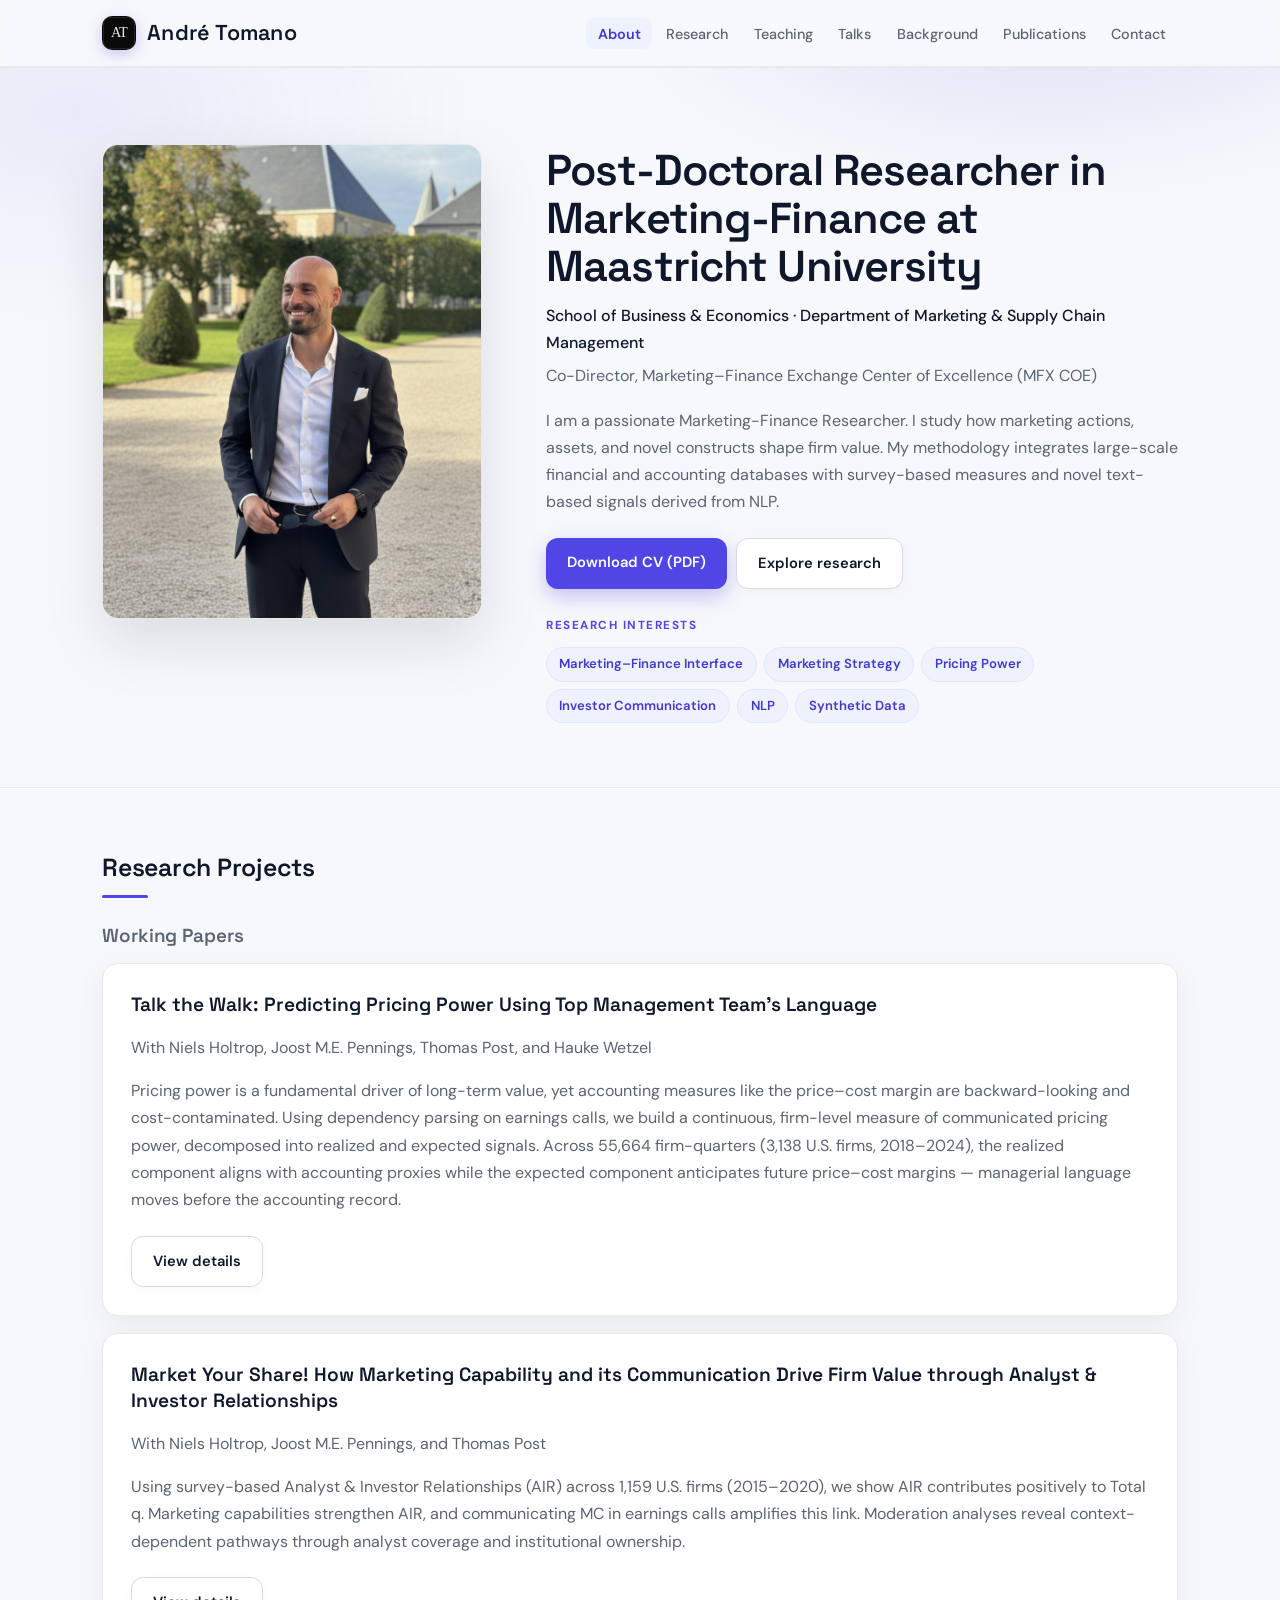
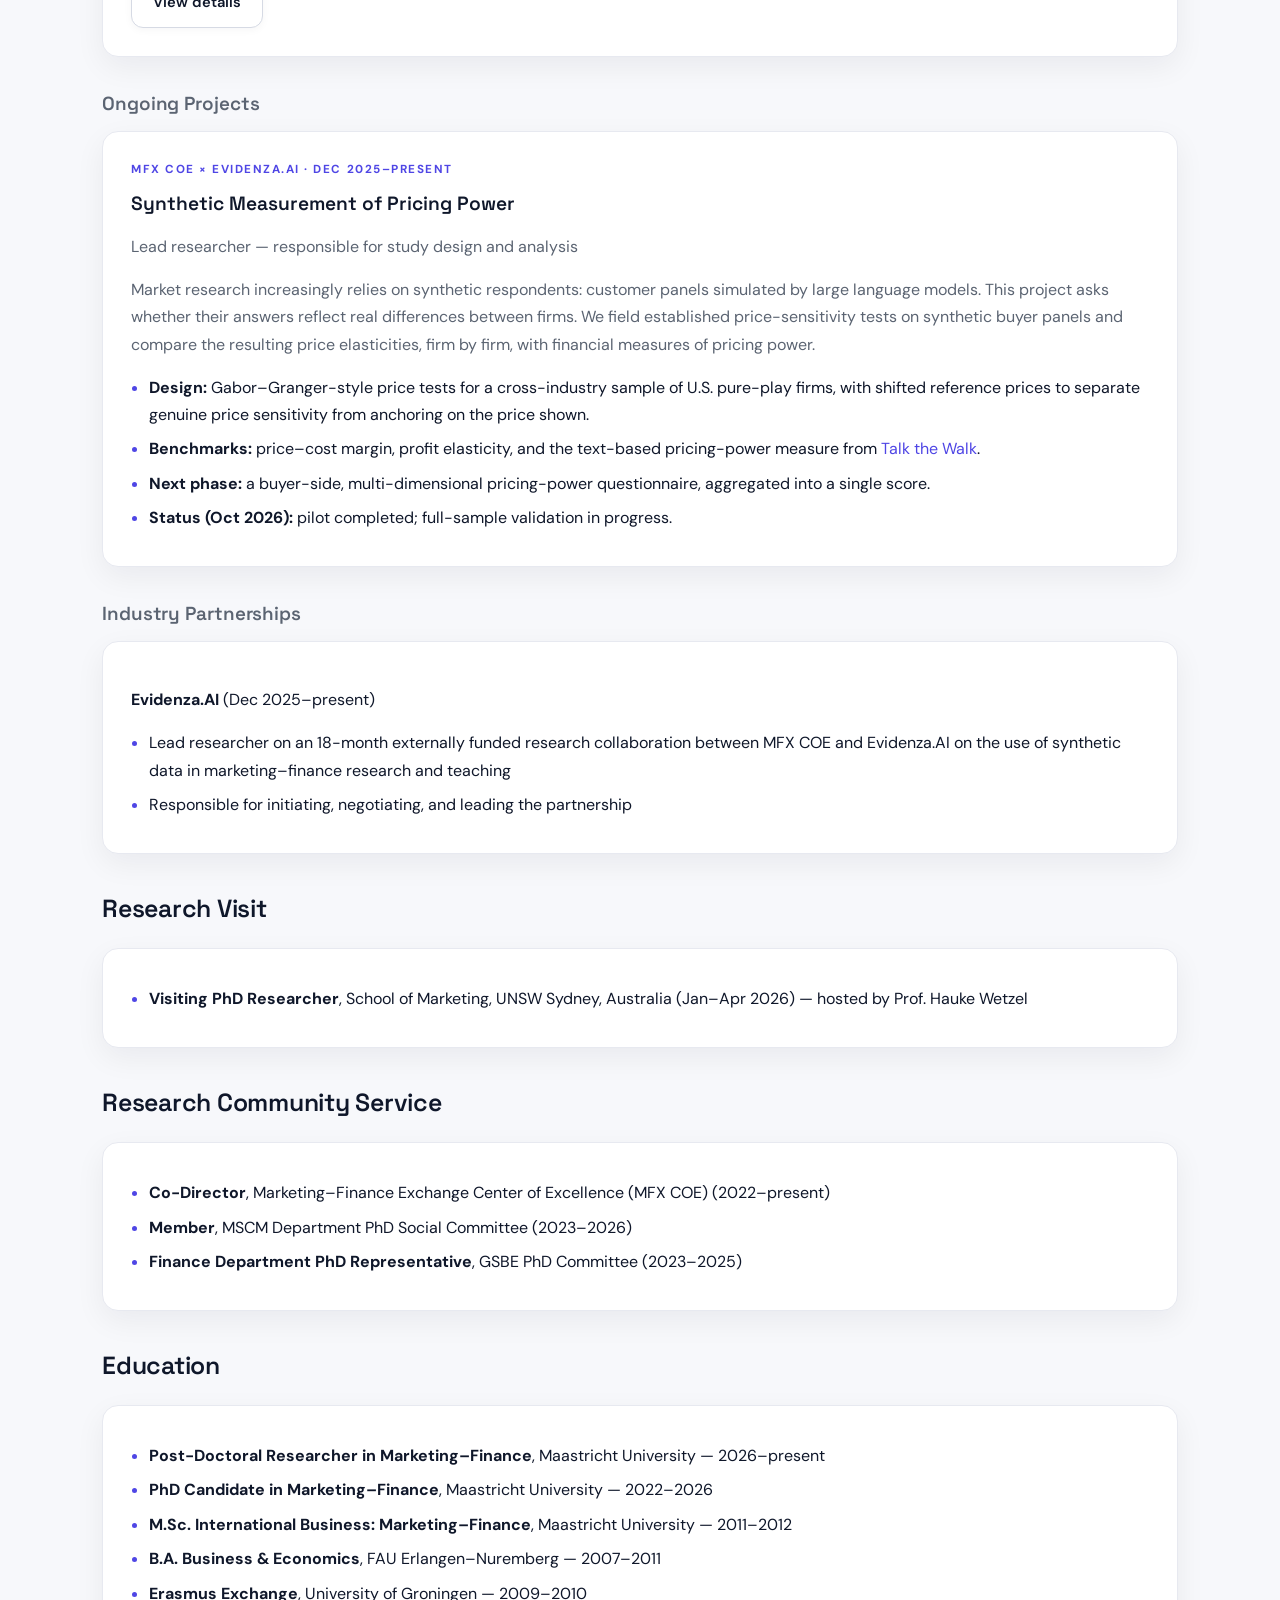
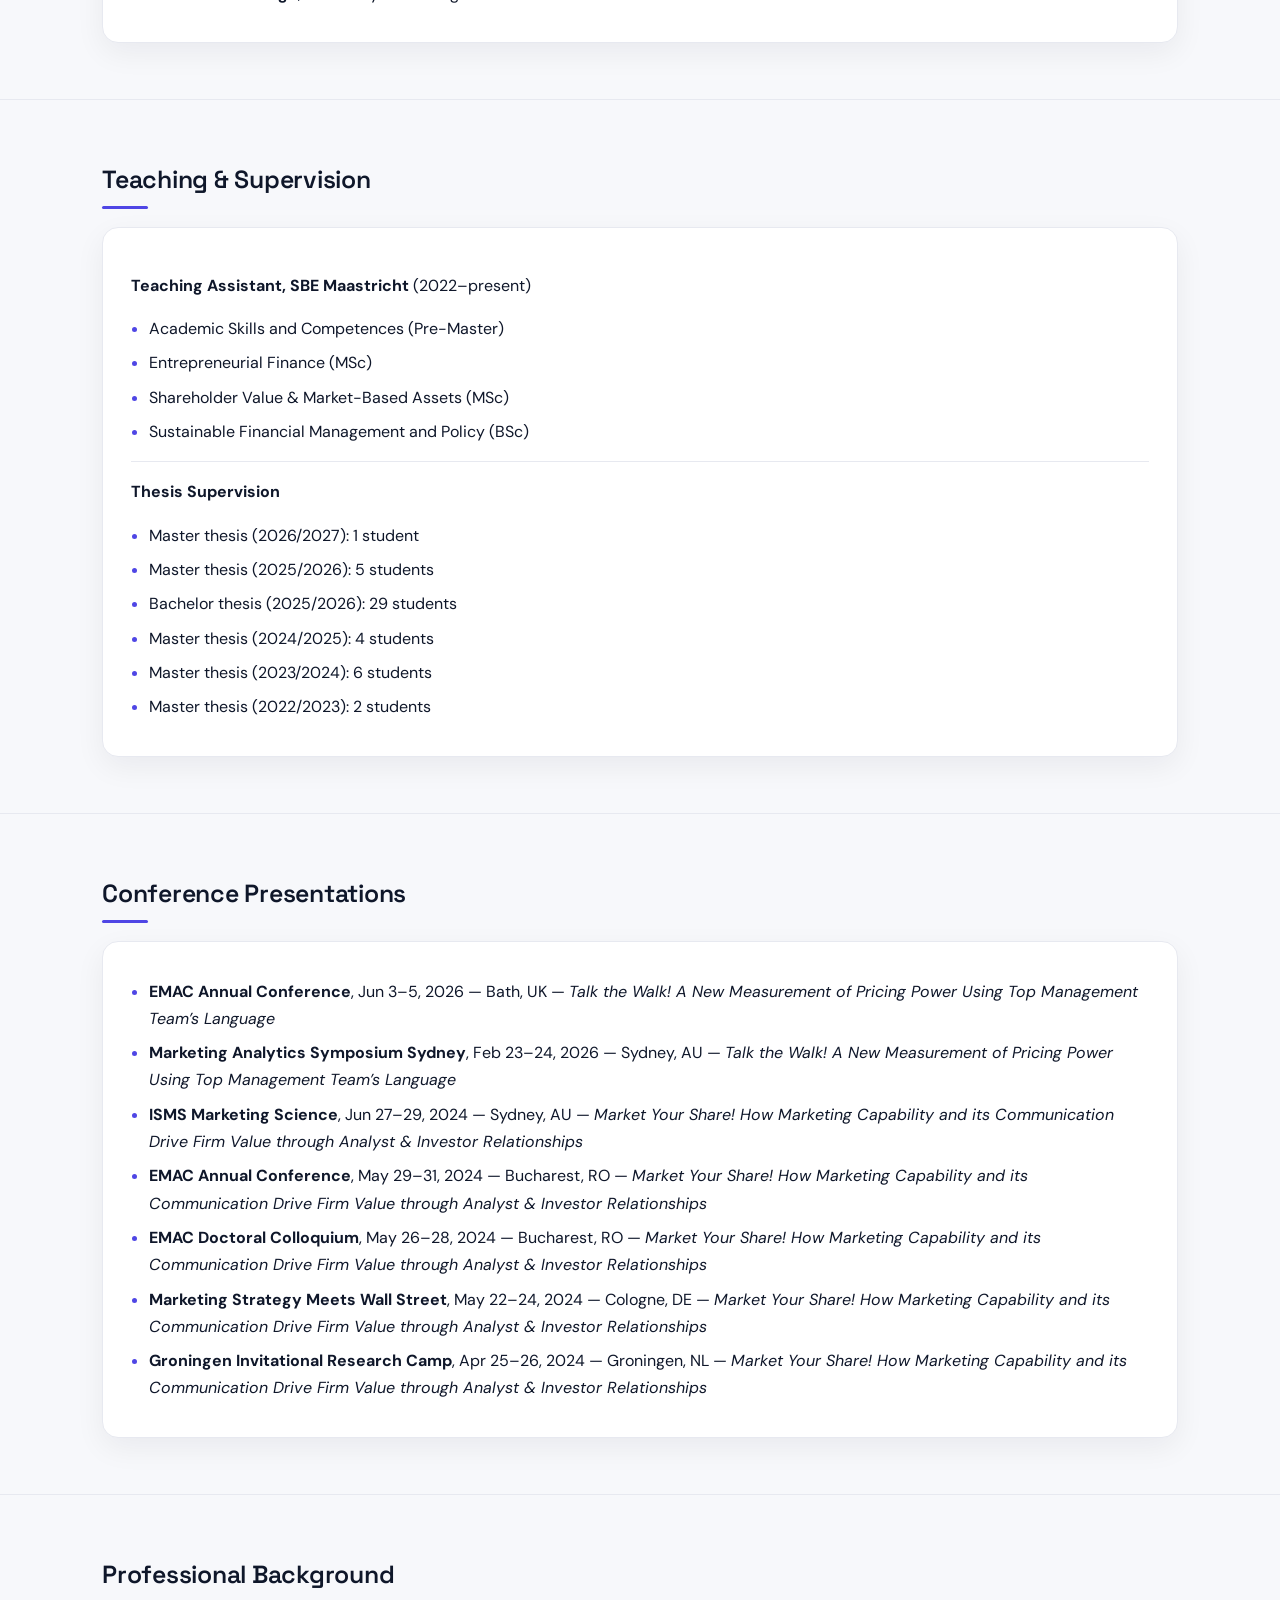
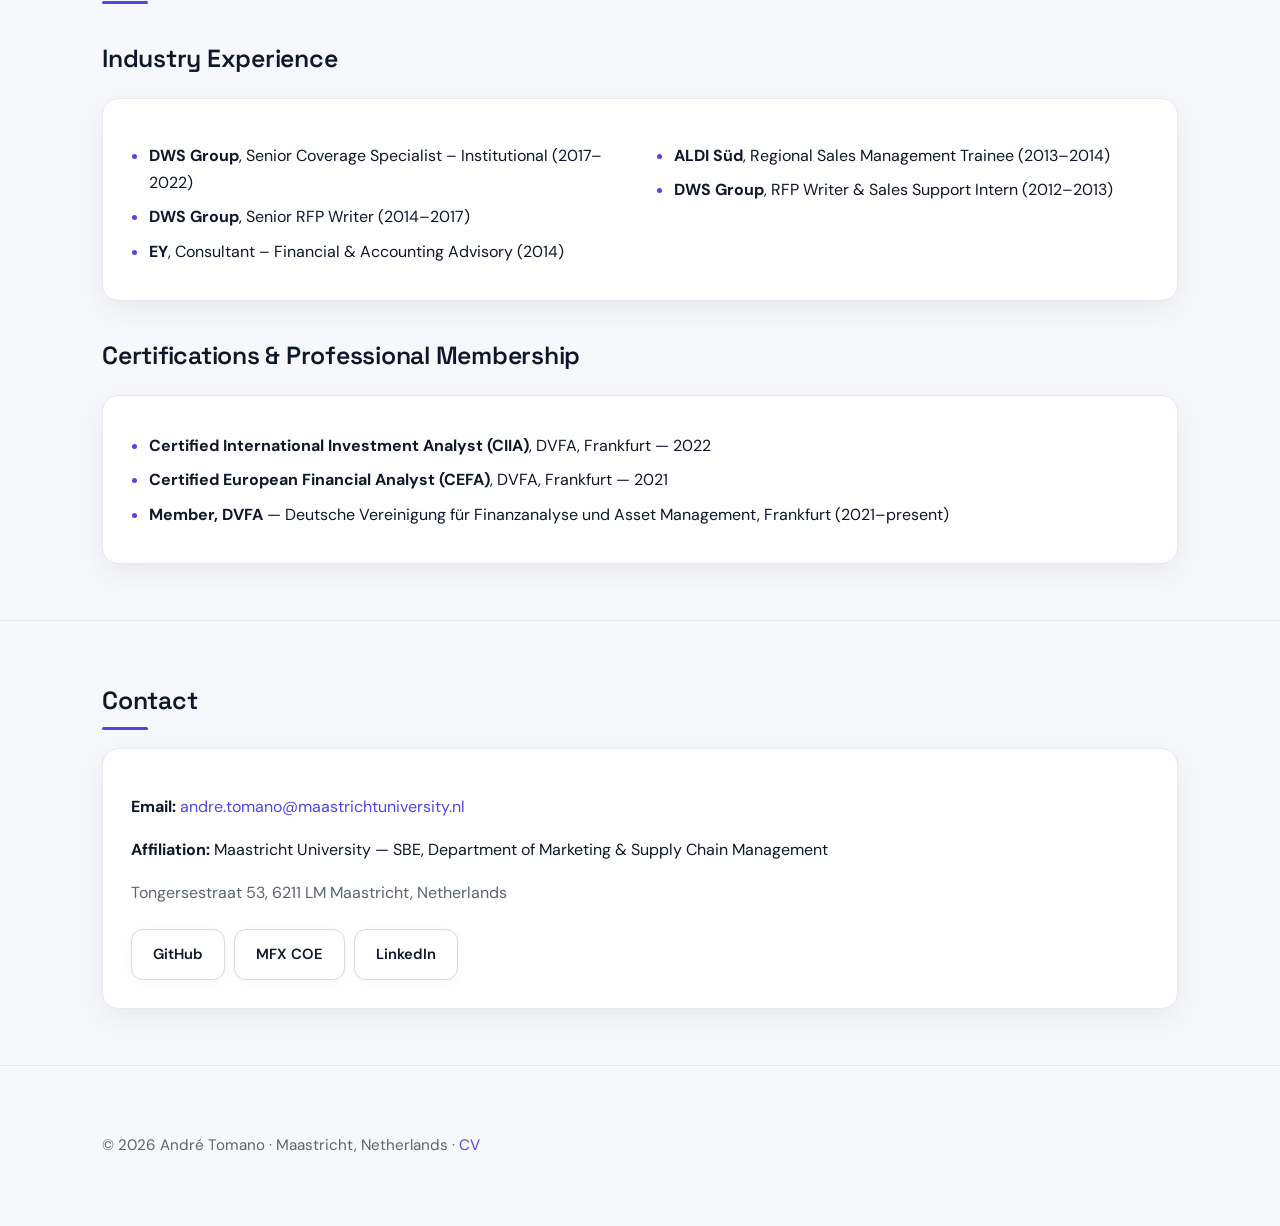
<file: index.html>
<!doctype html>
<html lang="en">
<head>
  <meta charset="utf-8">
  <meta name="viewport" content="width=device-width, initial-scale=1">
  <title>André Tomano — Marketing–Finance</title>
  <meta name="description" content="André Tomano — Post-Doctoral Researcher in Marketing–Finance at Maastricht University. Research on pricing power, marketing capabilities, analyst & investor relationships, and firm value.">
  <link rel="canonical" href="https://atomano.com/">
  <link rel="preconnect" href="https://fonts.googleapis.com">
  <link rel="preconnect" href="https://fonts.gstatic.com" crossorigin>
  <link href="https://fonts.googleapis.com/css2?family=Cormorant+Garamond:ital,wght@0,500;0,600;1,500&family=DM+Sans:wght@400;500;600;700&family=Space+Grotesk:wght@500;600;700&display=swap" rel="stylesheet">
  <link rel="stylesheet" href="/styles.css">
  <link rel="icon" href="/favicon.svg" type="image/svg+xml">
  <link rel="icon" href="/favicon.png" type="image/png" sizes="32x32">
  <link rel="preload" href="/assets/photo-andre-tomano-2.png" as="image">
  <meta property="og:title" content="André Tomano — Marketing–Finance">
  <meta property="og:description" content="Post-Doctoral Researcher in Marketing–Finance at Maastricht University">
  <meta property="og:url" content="https://atomano.com/">
  <meta property="og:type" content="website">
  <meta property="og:image" content="https://atomano.com/og.png">
  <meta name="twitter:card" content="summary_large_image">
  <meta name="twitter:title" content="André Tomano — Marketing–Finance">
  <meta name="twitter:description" content="Post-Doctoral Researcher in Marketing–Finance at Maastricht University">
  <meta name="twitter:image" content="https://atomano.com/og.png">
  <script type="application/ld+json">
  {
    "@context": "https://schema.org",
    "@type": "Person",
    "name": "André Tomano",
    "url": "https://atomano.com",
    "image": "https://atomano.com/assets/photo-andre-tomano-2.png",
    "jobTitle": "Post-Doctoral Researcher in Marketing–Finance",
    "affiliation": {
      "@type": "CollegeOrUniversity",
      "name": "Maastricht University — School of Business and Economics"
    },
    "email": "andre.tomano@maastrichtuniversity.nl",
    "sameAs": [
      "https://github.com/atomanic",
      "https://mfx-um.com/people/andr%C3%A9-tomano",
      "https://www.linkedin.com/in/andre-tomano"
    ]
  }
  </script>
</head>
<body>
  <a class="skip-link" href="#main">Skip to content</a>
  <header class="nav">
    <div class="container nav-inner">
      <a class="brand" href="/">
        <img src="/favicon.svg" class="logo" alt="" width="32" height="32">
        <span class="site-title">André Tomano</span>
      </a>
      <nav aria-label="Primary">
        <ul id="nav-list">
          <li><a href="#about">About</a></li>
          <li><a href="#research">Research</a></li>
          <li><a href="#teaching">Teaching</a></li>
          <li><a href="#talks">Talks</a></li>
          <li><a href="#background">Background</a></li>
          <li><a href="/publications.html">Publications</a></li>
          <li><a href="#contact">Contact</a></li>
        </ul>
      </nav>
      <button class="nav-toggle" aria-label="Toggle navigation" aria-expanded="false" type="button">
        <span></span><span></span><span></span>
      </button>
    </div>
  </header>

  <main id="main">
        <section id="about" class="hero">
      <div class="container hero-grid">
        <div class="hero-left">
          <img src="/assets/photo-andre-tomano-2.png"
               alt="Portrait of André Tomano"
               class="hero-photo"
               width="380" height="475"
               fetchpriority="high">
        </div>
        <div class="hero-right">
          <h2>Post-Doctoral Researcher in Marketing-Finance at Maastricht University</h2>
          <p class="hero-affil">School of Business &amp; Economics · Department of Marketing &amp; Supply Chain Management</p>
          <p class="hero-role">Co-Director, Marketing–Finance Exchange Center of Excellence (MFX COE)</p>
          <p class="hero-bio">I am a passionate Marketing-Finance Researcher. I study how marketing actions, assets, and novel constructs shape firm value. My methodology integrates large-scale financial and accounting databases with survey-based measures and novel text-based signals derived from NLP.</p>
          <div class="btn-row">
            <a class="btn" href="/assets/Andre-Tomano-CV-2026-10.pdf" target="_blank" rel="noopener">Download CV (PDF)</a>
            <a class="btn secondary" href="#research">Explore research</a>
          </div>
          <div class="hero-interests">
            <p class="kicker">Research Interests</p>
            <div class="chip-wrap">
              <span class="tag">Marketing–Finance Interface</span>
              <span class="tag">Marketing Strategy</span>
              <span class="tag">Pricing Power</span>
              <span class="tag">Investor Communication</span>
              <span class="tag">NLP</span>
              <span class="tag">Synthetic Data</span>
            </div>
          </div>
        </div>
      </div>
    </section>

    <section id="research">
      <div class="container">
        <h3>Research Projects</h3>

        <h4 class="subhead">Working Papers</h4>

        <article class="card">
          <h4>Talk the Walk: Predicting Pricing Power Using Top Management Team’s Language</h4>
          <p class="muted">With Niels Holtrop, Joost M.E. Pennings, Thomas Post, and Hauke Wetzel</p>
          <p class="muted">
            Pricing power is a fundamental driver of long-term value, yet accounting measures like the price–cost margin are backward-looking and cost-contaminated. Using dependency parsing on earnings calls, we build a continuous, firm-level measure of communicated pricing power, decomposed into realized and expected signals. Across 55,664 firm-quarters (3,138 U.S. firms, 2018–2024), the realized component aligns with accounting proxies while the expected component anticipates future price–cost margins — managerial language moves before the accounting record.
          </p>
          <div class="btn-row">
            <a class="btn secondary" href="/publications.html#talk-the-walk">View details</a>
          </div>
        </article>

        <article class="card">
          <h4>Market Your Share! How Marketing Capability and its Communication Drive Firm Value through Analyst &amp; Investor Relationships</h4>
          <p class="muted">With Niels Holtrop, Joost M.E. Pennings, and Thomas Post</p>
          <p class="muted">
            Using survey-based Analyst &amp; Investor Relationships (AIR) across 1,159 U.S. firms (2015–2020), we show AIR contributes positively to Total q. Marketing capabilities strengthen AIR, and communicating MC in earnings calls amplifies this link. Moderation analyses reveal context-dependent pathways through analyst coverage and institutional ownership.
          </p>
          <div class="btn-row">
            <a class="btn secondary" href="/publications.html#market-your-share">View details</a>
          </div>
        </article>

        <div class="section-sub">
          <h4 class="subhead">Ongoing Projects</h4>
          <article class="card" id="synthetic-pricing">
            <p class="kicker">MFX COE × Evidenza.AI · Dec 2025–present</p>
            <h4>Synthetic Measurement of Pricing Power</h4>
            <p class="muted">Lead researcher — responsible for study design and analysis</p>
            <p class="muted">
              Market research increasingly relies on synthetic respondents: customer panels simulated by large language models. This project asks whether their answers reflect real differences between firms. We field established price-sensitivity tests on synthetic buyer panels and compare the resulting price elasticities, firm by firm, with financial measures of pricing power.
            </p>
            <ul class="list">
              <li><strong>Design:</strong> Gabor–Granger-style price tests for a cross-industry sample of U.S. pure-play firms, with shifted reference prices to separate genuine price sensitivity from anchoring on the price shown.</li>
              <li><strong>Benchmarks:</strong> price–cost margin, profit elasticity, and the text-based pricing-power measure from <a href="/publications.html#talk-the-walk">Talk the Walk</a>.</li>
              <li><strong>Next phase:</strong> a buyer-side, multi-dimensional pricing-power questionnaire, aggregated into a single score.</li>
              <li><strong>Status (Oct 2026):</strong> pilot completed; full-sample validation in progress.</li>
            </ul>
          </article>
        </div>

        <div class="section-sub">
          <h4 class="subhead">Industry Partnerships</h4>
          <div class="card">
            <p><strong>Evidenza.AI</strong> (Dec 2025–present)</p>
            <ul class="list">
              <li>Lead researcher on an 18-month externally funded research collaboration between MFX COE and Evidenza.AI on the use of synthetic data in marketing–finance research and teaching</li>
              <li>Responsible for initiating, negotiating, and leading the partnership</li>
            </ul>
          </div>
        </div>

        <div class="section-sub">
          <h3>Research Visit</h3>
          <div class="card">
            <ul class="list">
              <li><strong>Visiting PhD Researcher</strong>, School of Marketing, UNSW Sydney, Australia (Jan–Apr 2026) — hosted by Prof. Hauke Wetzel</li>
            </ul>
          </div>
        </div>

        <div class="section-sub">
          <h3>Research Community Service</h3>
          <div class="card">
            <ul class="list">
              <li><strong>Co-Director</strong>, Marketing–Finance Exchange Center of Excellence (MFX COE) (2022–present)</li>
              <li><strong>Member</strong>, MSCM Department PhD Social Committee (2023–2026)</li>
              <li><strong>Finance Department PhD Representative</strong>, GSBE PhD Committee (2023–2025)</li>
            </ul>
          </div>
        </div>

        <div class="section-sub">
          <h3>Education</h3>
          <div class="card">
            <ul class="list">
              <li><strong>Post-Doctoral Researcher in Marketing–Finance</strong>, Maastricht University — 2026–present</li>
              <li><strong>PhD Candidate in Marketing–Finance</strong>, Maastricht University — 2022–2026</li>
              <li><strong>M.Sc. International Business: Marketing–Finance</strong>, Maastricht University — 2011–2012</li>
              <li><strong>B.A. Business &amp; Economics</strong>, FAU Erlangen–Nuremberg — 2007–2011</li>
              <li><strong>Erasmus Exchange</strong>, University of Groningen — 2009–2010</li>
            </ul>
          </div>
        </div>
      </div>
    </section>

    <section id="teaching">
      <div class="container">
        <h3>Teaching &amp; Supervision</h3>
        <div class="card">
          <p><strong>Teaching Assistant, SBE Maastricht</strong> (2022–present)</p>
          <ul class="list">
            <li>Academic Skills and Competences (Pre-Master)</li>
            <li>Entrepreneurial Finance (MSc)</li>
            <li>Shareholder Value &amp; Market-Based Assets (MSc)</li>
            <li>Sustainable Financial Management and Policy (BSc)</li>
          </ul>
          <hr style="border:none;border-top:1px solid var(--border);margin:1rem 0">
          <p><strong>Thesis Supervision</strong></p>
          <ul class="list">
            <li>Master thesis (2026/2027): 1 student</li>
            <li>Master thesis (2025/2026): 5 students</li>
            <li>Bachelor thesis (2025/2026): 29 students</li>
            <li>Master thesis (2024/2025): 4 students</li>
            <li>Master thesis (2023/2024): 6 students</li>
            <li>Master thesis (2022/2023): 2 students</li>
          </ul>
        </div>
      </div>
    </section>

    <section id="talks">
      <div class="container">
        <h3>Conference Presentations</h3>
        <div class="card">
          <ul class="list">
            <li><strong>EMAC Annual Conference</strong>, Jun 3–5, 2026 — Bath, UK — <em>Talk the Walk! A New Measurement of Pricing Power Using Top Management Team’s Language</em></li>
            <li><strong>Marketing Analytics Symposium Sydney</strong>, Feb 23–24, 2026 — Sydney, AU — <em>Talk the Walk! A New Measurement of Pricing Power Using Top Management Team’s Language</em></li>
            <li><strong>ISMS Marketing Science</strong>, Jun 27–29, 2024 — Sydney, AU — <em>Market Your Share! How Marketing Capability and its Communication Drive Firm Value through Analyst &amp; Investor Relationships</em></li>
            <li><strong>EMAC Annual Conference</strong>, May 29–31, 2024 — Bucharest, RO — <em>Market Your Share! How Marketing Capability and its Communication Drive Firm Value through Analyst &amp; Investor Relationships</em></li>
            <li><strong>EMAC Doctoral Colloquium</strong>, May 26–28, 2024 — Bucharest, RO — <em>Market Your Share! How Marketing Capability and its Communication Drive Firm Value through Analyst &amp; Investor Relationships</em></li>
            <li><strong>Marketing Strategy Meets Wall Street</strong>, May 22–24, 2024 — Cologne, DE — <em>Market Your Share! How Marketing Capability and its Communication Drive Firm Value through Analyst &amp; Investor Relationships</em></li>
            <li><strong>Groningen Invitational Research Camp</strong>, Apr 25–26, 2024 — Groningen, NL — <em>Market Your Share! How Marketing Capability and its Communication Drive Firm Value through Analyst &amp; Investor Relationships</em></li>
          </ul>
        </div>
      </div>
    </section>

    <section id="background">
      <div class="container">
        <h3>Professional Background</h3>

        <div class="section-sub">
          <h3>Industry Experience</h3>
          <div class="card two-col">
            <ul class="list">
              <li><strong>DWS Group</strong>, Senior Coverage Specialist – Institutional (2017–2022)</li>
              <li><strong>DWS Group</strong>, Senior RFP Writer (2014–2017)</li>
              <li><strong>EY</strong>, Consultant – Financial &amp; Accounting Advisory (2014)</li>
            </ul>
            <ul class="list">
              <li><strong>ALDI Süd</strong>, Regional Sales Management Trainee (2013–2014)</li>
              <li><strong>DWS Group</strong>, RFP Writer &amp; Sales Support Intern (2012–2013)</li>
            </ul>
          </div>
        </div>

        <div class="section-sub">
          <h3>Certifications &amp; Professional Membership</h3>
          <div class="card">
            <ul class="list">
              <li><strong>Certified International Investment Analyst (CIIA)</strong>, DVFA, Frankfurt — 2022</li>
              <li><strong>Certified European Financial Analyst (CEFA)</strong>, DVFA, Frankfurt — 2021</li>
              <li><strong>Member, DVFA</strong> — Deutsche Vereinigung für Finanzanalyse und Asset Management, Frankfurt (2021–present)</li>
            </ul>
          </div>
        </div>
      </div>
    </section>

    <section id="contact">
      <div class="container">
        <h3>Contact</h3>
        <div class="card">
          <p><strong>Email:</strong> <a href="mailto:andre.tomano@maastrichtuniversity.nl">andre.tomano@maastrichtuniversity.nl</a></p>
          <p><strong>Affiliation:</strong> Maastricht University — SBE, Department of Marketing &amp; Supply Chain Management</p>
          <p class="muted">Tongersestraat 53, 6211 LM Maastricht, Netherlands</p>
          <div class="contact-links">
            <a class="btn secondary" href="https://github.com/atomanic" target="_blank" rel="noopener">GitHub</a>
            <a class="btn secondary" href="https://mfx-um.com/people/andr%C3%A9-tomano" target="_blank" rel="noopener">MFX COE</a>
            <a class="btn secondary" href="https://www.linkedin.com/in/andre-tomano" target="_blank" rel="noopener">LinkedIn</a>
          </div>
        </div>
      </div>
    </section>
  </main>

  <footer>
    <div class="container">
      <p>© 2026 André Tomano · Maastricht, Netherlands · <a href="/assets/Andre-Tomano-CV-2026-10.pdf" target="_blank" rel="noopener">CV</a></p>
    </div>
  </footer>

  <script>
    const toggle = document.querySelector('.nav-toggle');
    const navList = document.getElementById('nav-list');
    toggle.addEventListener('click', () => {
      const expanded = toggle.getAttribute('aria-expanded') === 'true';
      toggle.setAttribute('aria-expanded', String(!expanded));
      navList.classList.toggle('open');
    });
    navList.querySelectorAll('a').forEach(a => {
      a.addEventListener('click', () => {
        navList.classList.remove('open');
        toggle.setAttribute('aria-expanded', 'false');
      });
    });

    const sections = document.querySelectorAll('section[id]');
    const navLinks = document.querySelectorAll('nav a[href^="#"]');
    const observer = new IntersectionObserver(entries => {
      entries.forEach(entry => {
        if (entry.isIntersecting) {
          navLinks.forEach(a => a.classList.remove('active'));
          const active = document.querySelector(`nav a[href="#${entry.target.id}"]`);
          if (active) active.classList.add('active');
        }
      });
    }, { rootMargin: '-20% 0px -70% 0px' });
    sections.forEach(s => observer.observe(s));
  </script>
</body>
</html>
</file>
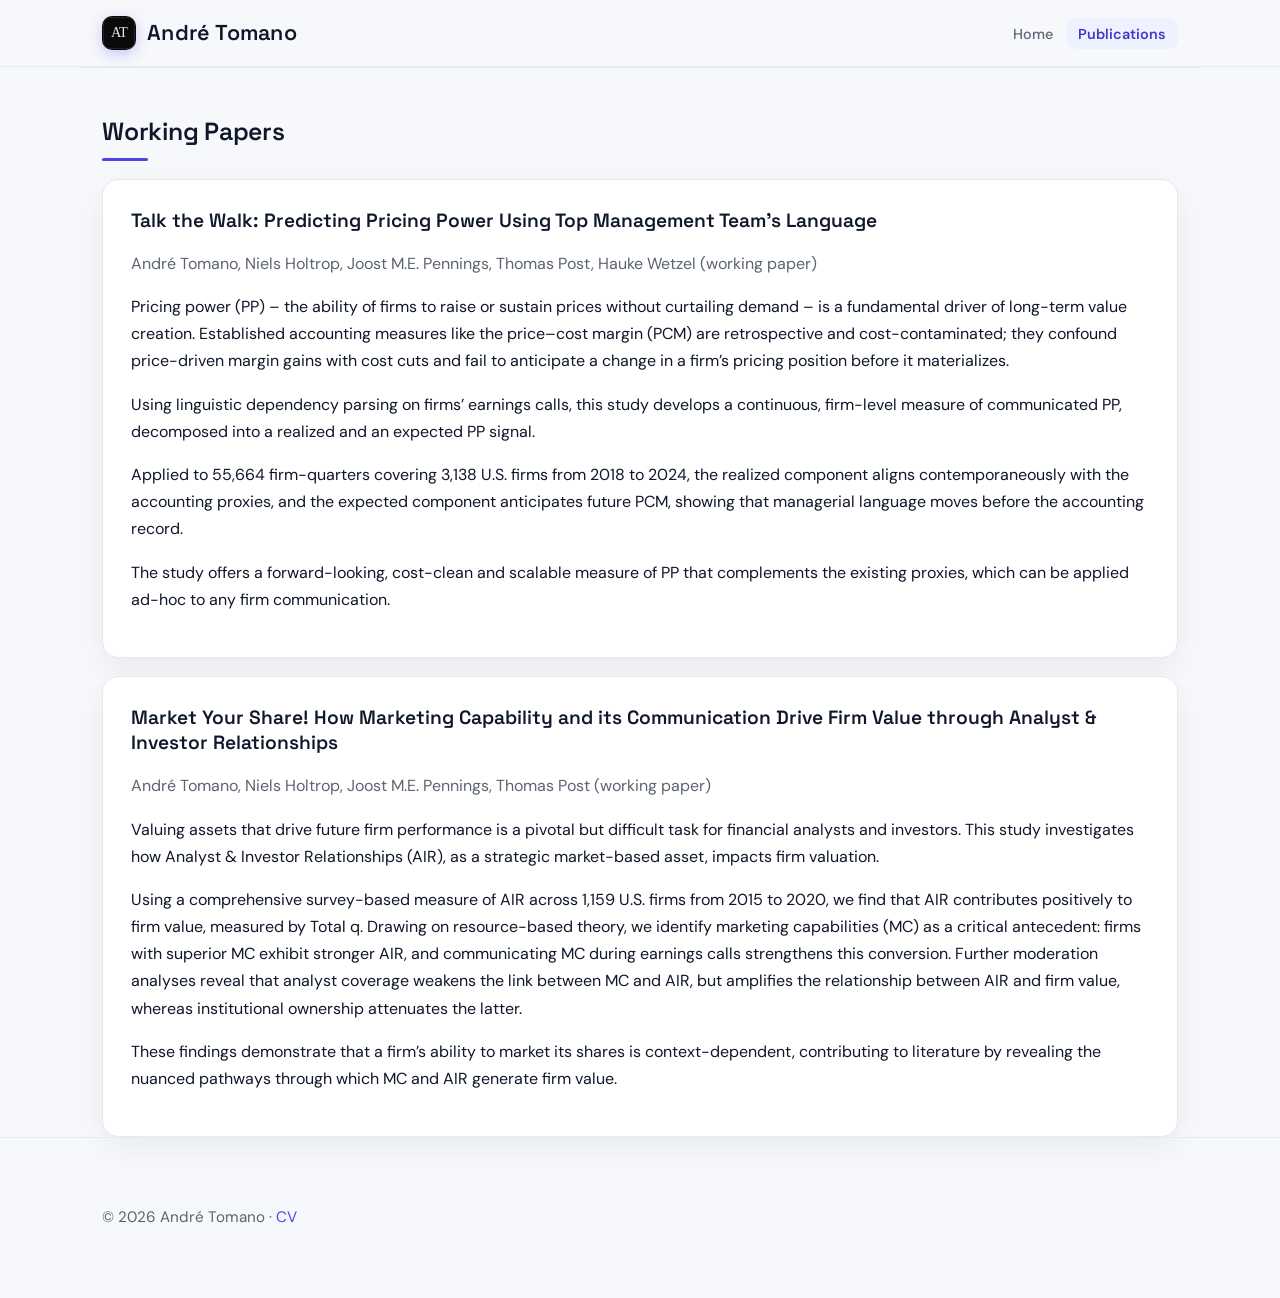
<file: publications.html>
<!doctype html>
<html lang="en">
<head>
  <meta charset="utf-8">
  <meta name="viewport" content="width=device-width, initial-scale=1">
  <title>Publications — André Tomano</title>
  <link rel="preconnect" href="https://fonts.googleapis.com">
  <link rel="preconnect" href="https://fonts.gstatic.com" crossorigin>
  <link href="https://fonts.googleapis.com/css2?family=Cormorant+Garamond:ital,wght@0,500;0,600;1,500&family=DM+Sans:wght@400;500;600;700&family=Space+Grotesk:wght@500;600;700&display=swap" rel="stylesheet">
  <link rel="stylesheet" href="/styles.css">
  <link rel="icon" href="/favicon.svg" type="image/svg+xml">
  <link rel="icon" href="/favicon.png" type="image/png" sizes="32x32">
  <link rel="canonical" href="https://atomano.com/publications.html">
  <meta name="description" content="Working papers by André Tomano on pricing power, marketing capabilities, and analyst & investor relationships.">
  <meta property="og:title" content="Publications — André Tomano">
  <meta property="og:description" content="Working papers by André Tomano">
  <meta property="og:url" content="https://atomano.com/publications.html">
  <meta property="og:type" content="website">
  <meta property="og:image" content="https://atomano.com/og.png">
  <meta name="twitter:card" content="summary_large_image">
  <meta name="twitter:title" content="Publications — André Tomano">
  <meta name="twitter:description" content="Working papers by André Tomano">
  <meta name="twitter:image" content="https://atomano.com/og.png">
</head>
<body>
  <a class="skip-link" href="#main">Skip to content</a>
  <header class="nav">
    <div class="container nav-inner">
      <a class="brand" href="/">
        <img src="/favicon.svg" class="logo" alt="" width="32" height="32">
        <span class="site-title">André Tomano</span>
      </a>
      <nav aria-label="Primary">
        <ul id="nav-list">
          <li><a href="/">Home</a></li>
          <li><a class="active" aria-current="page" href="/publications.html">Publications</a></li>
        </ul>
      </nav>
      <button class="nav-toggle" aria-label="Toggle navigation" aria-expanded="false" type="button">
        <span></span><span></span><span></span>
      </button>
    </div>
  </header>

  <main id="main">
    <section class="container" style="padding-top:40px;">
      <h3>Working Papers</h3>

      <article class="card" id="talk-the-walk">
        <h4>Talk the Walk: Predicting Pricing Power Using Top Management Team’s Language</h4>
        <p class="muted">André Tomano, Niels Holtrop, Joost M.E. Pennings, Thomas Post, Hauke Wetzel (working paper)</p>
        <p>
          Pricing power (PP) – the ability of firms to raise or sustain prices without curtailing demand – is a fundamental driver of long-term value creation. Established accounting measures like the price–cost margin (PCM) are retrospective and cost-contaminated; they confound price-driven margin gains with cost cuts and fail to anticipate a change in a firm’s pricing position before it materializes.
        </p>
        <p>
          Using linguistic dependency parsing on firms’ earnings calls, this study develops a continuous, firm-level measure of communicated PP, decomposed into a realized and an expected PP signal.
        </p>
        <p>
          Applied to 55,664 firm-quarters covering 3,138 U.S. firms from 2018 to 2024, the realized component aligns contemporaneously with the accounting proxies, and the expected component anticipates future PCM, showing that managerial language moves before the accounting record.
        </p>
        <p>
          The study offers a forward-looking, cost-clean and scalable measure of PP that complements the existing proxies, which can be applied ad-hoc to any firm communication.
        </p>
      </article>

      <article class="card" id="market-your-share">
        <h4>Market Your Share! How Marketing Capability and its Communication Drive Firm Value through Analyst &amp; Investor Relationships</h4>
        <p class="muted">André Tomano, Niels Holtrop, Joost M.E. Pennings, Thomas Post (working paper)</p>
        <p>
          Valuing assets that drive future firm performance is a pivotal but difficult task for financial analysts and investors. This study investigates how Analyst &amp; Investor Relationships (AIR), as a strategic market-based asset, impacts firm valuation.
        </p>
        <p>
          Using a comprehensive survey-based measure of AIR across 1,159 U.S. firms from 2015 to 2020, we find that AIR contributes positively to firm value, measured by Total q. Drawing on resource-based theory, we identify marketing capabilities (MC) as a critical antecedent: firms with superior MC exhibit stronger AIR, and communicating MC during earnings calls strengthens this conversion. Further moderation analyses reveal that analyst coverage weakens the link between MC and AIR, but amplifies the relationship between AIR and firm value, whereas institutional ownership attenuates the latter.
        </p>
        <p>
          These findings demonstrate that a firm’s ability to market its shares is context-dependent, contributing to literature by revealing the nuanced pathways through which MC and AIR generate firm value.
        </p>
      </article>
    </section>
  </main>

  <footer>
    <div class="container">
      <p>© 2026 André Tomano · <a href="/assets/Andre-Tomano-CV-2026-10.pdf" target="_blank" rel="noopener">CV</a></p>
    </div>
  </footer>

  <script>
    const toggle = document.querySelector('.nav-toggle');
    const navList = document.getElementById('nav-list');
    toggle.addEventListener('click', () => {
      const expanded = toggle.getAttribute('aria-expanded') === 'true';
      toggle.setAttribute('aria-expanded', String(!expanded));
      navList.classList.toggle('open');
    });
  </script>
</body>
</html>
</file>
<file: styles.css>
:root{
  --bg:#f7f8fb;
  --fg:#0f172a;
  --muted:#5b6472;
  --muted-2:#8a93a3;
  --accent:#4f46e5;
  --accent-strong:#4338ca;
  --accent-tint:#eef2ff;
  --accent-tint-2:#e0e7ff;
  --card:#ffffff;
  --border:#e7e9f0;
  --border-strong:#d6dae4;
  --shadow:0 10px 30px rgba(15,23,42,.06);
  --shadow-lg:0 24px 60px rgba(15,23,42,.12);
  --ring:rgba(79,70,229,.40);
  --radius:16px;
  --radius-sm:10px;
  --max:1120px;
  --font-serif:"Cormorant Garamond", Georgia, "Times New Roman", serif;
  --font-sans:"DM Sans", system-ui, -apple-system, "Segoe UI", Roboto, sans-serif;
  --font-mod:"Space Grotesk", system-ui, -apple-system, "Segoe UI", Roboto, sans-serif;
  --font-display:var(--font-mod);
}
*{box-sizing:border-box}
html{scroll-behavior:smooth}
body{
  margin:0;
  font:16px/1.7 var(--font-sans);
  background:var(--bg);
  color:var(--fg);
  -webkit-font-smoothing:antialiased;
  text-rendering:optimizeLegibility;
}
a{color:var(--accent);text-decoration:none}
a:hover{color:var(--accent-strong);text-decoration:underline}
.container{max-width:var(--max);margin:0 auto;padding:0 22px}
.muted{color:var(--muted)}
:focus-visible{outline:2px solid var(--accent);outline-offset:3px;border-radius:6px}
@media (prefers-reduced-motion: reduce){html{scroll-behavior:auto}}

.skip-link{position:absolute;left:-9999px;top:auto;width:1px;height:1px;overflow:hidden}
.skip-link:focus{left:16px;top:16px;width:auto;height:auto;padding:.5rem 1rem;background:#fff;color:var(--fg);z-index:1000;border-radius:8px;box-shadow:var(--shadow)}

header.nav{
  position:sticky;top:0;z-index:50;
  background:rgba(247,248,251,.80);
  backdrop-filter:saturate(180%) blur(16px);
  -webkit-backdrop-filter:saturate(180%) blur(16px);
  border-bottom:1px solid var(--border);
}
.nav-inner{
  display:flex;align-items:center;justify-content:space-between;
  height:66px;position:relative
}
.brand{display:flex;gap:.7rem;align-items:center;text-decoration:none}
.brand:hover{text-decoration:none}
.brand:hover .site-title{color:var(--accent)}
.brand .logo{
  inline-size:34px;block-size:34px;
  border-radius:10px;
  box-shadow:0 4px 14px rgba(79,70,229,.28);
}
.site-title{
  font-family:var(--font-display);
  font-size:1.35rem;
  font-weight:600;
  margin:0;
  color:var(--fg);
  letter-spacing:.01em;
}

nav ul{display:flex;gap:.15rem;list-style:none;margin:0;padding:0}
nav a{
  padding:.42rem .72rem;border-radius:9px;font-size:.9rem;font-weight:500;
  color:var(--muted);transition:background .15s,color .15s
}
nav a:hover{background:var(--accent-tint);color:var(--accent-strong);text-decoration:none}
nav a.active{background:var(--accent-tint);color:var(--accent-strong);font-weight:600;text-decoration:none}

.nav-toggle{
  display:none;flex-direction:column;justify-content:center;gap:5px;
  background:none;border:none;cursor:pointer;padding:.45rem;border-radius:8px;
  width:38px;height:38px
}
.nav-toggle span{
  display:block;width:22px;height:2px;
  background:var(--fg);border-radius:2px;
  transition:transform .22s ease,opacity .22s ease
}
.nav-toggle[aria-expanded="true"] span:nth-child(1){transform:translateY(7px) rotate(45deg)}
.nav-toggle[aria-expanded="true"] span:nth-child(2){opacity:0}
.nav-toggle[aria-expanded="true"] span:nth-child(3){transform:translateY(-7px) rotate(-45deg)}

/* ---------- Hero ---------- */
.hero{
  padding:76px 0 64px;
  background:
    radial-gradient(760px 380px at 82% -14%, rgba(79,70,229,.16), transparent 60%),
    radial-gradient(680px 360px at 6% 6%, rgba(99,102,241,.09), transparent 58%),
    var(--bg);
}
.hero-grid{
  display:grid;
  grid-template-columns:minmax(280px,380px) 1fr;
  gap:44px 64px;
  align-items:start
}
.hero-left{max-width:380px}
.hero-photo{
  display:block;width:100%;aspect-ratio:4/5;
  object-fit:cover;object-position:50% 20%;
  border-radius:var(--radius);
  box-shadow:var(--shadow-lg);
  border:1px solid var(--border);
}
.hero-right{max-width:760px}
.hero h2{
  font-family:var(--font-display);
  font-size:2.7rem;
  font-weight:600;
  line-height:1.12;
  margin:.1rem 0 .7rem 0;
  letter-spacing:-.02em;
  color:var(--fg);
}
.hero-affil{color:var(--fg);font-weight:500;margin:0 0 .35rem 0}
.hero-role{color:var(--muted);margin:0}
.hero-bio{color:var(--muted);margin:1.1rem 0 0 0;max-width:62ch}
.hero-interests{margin-top:1.7rem}
.chip-wrap{display:flex;flex-wrap:wrap;gap:.45rem}
.btn-row,.hero-actions,.contact-links{display:flex;gap:.6rem;flex-wrap:wrap;margin-top:1.4rem}

/* ---------- Sections ---------- */
section{padding:56px 0;border-top:1px solid var(--border)}
.section-sub{margin-top:34px}
.card{
  background:var(--card);
  border:1px solid var(--border);
  border-radius:var(--radius);
  padding:28px;
  box-shadow:var(--shadow);
  transition:box-shadow .2s,border-color .2s,transform .2s
}
.card:hover{box-shadow:var(--shadow-lg);border-color:var(--border-strong);transform:translateY(-2px)}
.card + .card{margin-top:1.1rem}

h3{
  font-family:var(--font-display);
  margin:.2rem 0 1.1rem 0;
  font-size:1.55rem;
  font-weight:600;
  letter-spacing:-.01em;
  color:var(--fg);
}
/* accent underline on top-level section headings */
.container > h3:first-child{position:relative;padding-bottom:.5rem}
.container > h3:first-child::after{
  content:"";position:absolute;left:0;bottom:0;
  width:46px;height:3px;border-radius:2px;background:var(--accent)
}
h4{
  font-family:var(--font-display);
  margin:0 0 .5rem 0;
  font-size:1.2rem;
  font-weight:600;
  line-height:1.35;
  color:var(--fg);
}

/* sub-headings within a section (e.g. Working Papers / Industry Partnerships) */
.subhead{
  font-family:var(--font-display);
  font-size:1.18rem;
  font-weight:600;
  color:var(--muted);
  letter-spacing:-.005em;
  margin:1.6rem 0 .9rem 0;
}
.section-sub > .subhead:first-child{margin-top:0}

.tag{
  display:inline-block;padding:.32rem .78rem;
  border-radius:999px;
  background:var(--accent-tint);
  color:var(--accent-strong);
  border:1px solid var(--accent-tint-2);
  font-weight:600;font-size:.82rem;
}
.kicker{
  font-weight:700;color:var(--accent);
  text-transform:uppercase;letter-spacing:.13em;
  font-size:.73rem;margin:0 0 .7rem 0
}

.btn{
  display:inline-block;padding:.75rem 1.3rem;border-radius:12px;
  background:var(--accent);color:#fff;font-weight:600;font-size:.92rem;
  box-shadow:0 8px 20px rgba(79,70,229,.30);
  transition:background .15s,transform .1s,box-shadow .15s
}
.btn:hover{
  background:var(--accent-strong);text-decoration:none;color:#fff;
  transform:translateY(-2px);
  box-shadow:0 12px 28px rgba(79,70,229,.38);
}
.btn:active{transform:translateY(0)}
.btn.secondary{
  background:var(--card);color:var(--fg);
  border:1px solid var(--border-strong);box-shadow:0 2px 8px rgba(15,23,42,.04)
}
.btn.secondary:hover{
  background:var(--accent-tint);text-decoration:none;color:var(--accent-strong);
  border-color:var(--accent-tint-2);
}

.list{margin:.5rem 0 0 0;padding-left:1.15rem}
.list li{margin:.45rem 0}
.list li::marker{color:var(--accent)}
.two-col{display:grid;grid-template-columns:1fr 1fr;gap:0 32px}

footer{padding:52px 0;border-top:1px solid var(--border);color:var(--muted);font-size:.95rem}
code{background:var(--accent-tint);color:var(--accent-strong);padding:.15rem .4rem;border-radius:6px;font-size:.9em}

@media(max-width:980px){
  .hero{padding:52px 0 44px}
  .hero-grid{grid-template-columns:1fr;gap:32px}
  .hero-left{order:1;max-width:300px;margin:0 auto}
  .hero-right{order:2;max-width:100%}
  .hero-photo{max-width:300px;margin:0 auto}
  .hero h2{font-size:2.05rem}
  .two-col{grid-template-columns:1fr}

  .nav-toggle{display:flex}
  nav ul{
    display:none;
    position:absolute;top:66px;left:0;right:0;
    flex-direction:column;
    background:rgba(247,248,251,.98);
    backdrop-filter:blur(16px);
    border-bottom:1px solid var(--border);
    padding:.5rem .75rem .75rem;
    gap:.15rem
  }
  nav ul.open{display:flex}
  nav a{display:block;padding:.7rem .8rem}
}

@media(max-width:480px){
  .hero{padding:36px 0 32px}
  .hero h2{font-size:1.72rem}
  .btn{width:100%;text-align:center}
  .btn-row,.hero-actions,.contact-links{flex-direction:column}
}
</file>
